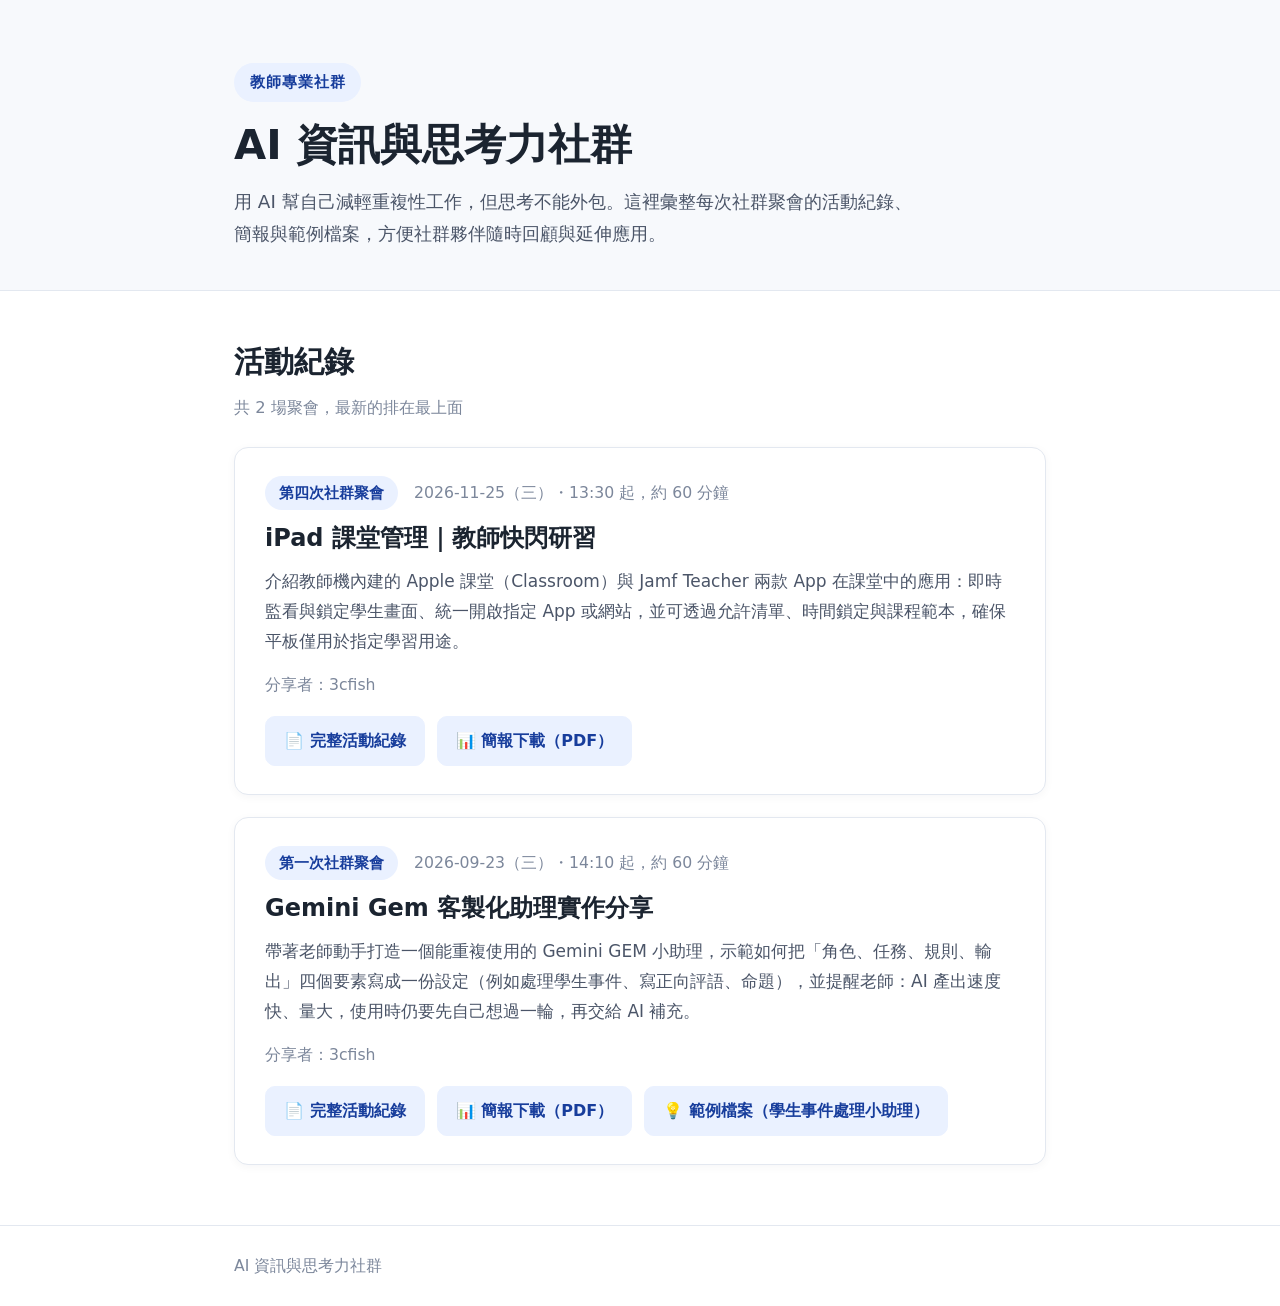
<file: index.html>
<!DOCTYPE html>
<html lang="zh-Hant">
<head>
<meta charset="UTF-8">
<meta name="viewport" content="width=device-width, initial-scale=1.0">
<title>AI 資訊與思考力社群｜教師專業社群活動紀錄</title>
<meta name="description" content="校內教師專業社群「AI 資訊與思考力社群」活動紀錄首頁，彙整每次聚會的紀錄、簡報與範例檔案。">
<link rel="stylesheet" href="css/style.css">
</head>
<body>

  <header class="site-header">
    <div class="wrap">
      <p class="eyebrow">教師專業社群</p>
      <h1>AI 資訊與思考力社群</h1>
      <p class="lede">用 AI 幫自己減輕重複性工作，但思考不能外包。這裡彙整每次社群聚會的活動紀錄、簡報與範例檔案，方便社群夥伴隨時回顧與延伸應用。</p>
    </div>
  </header>

  <main class="wrap">
    <section aria-labelledby="records-heading">
      <div class="section-head">
        <h2 id="records-heading">活動紀錄</h2>
        <p class="section-sub">共 <span id="record-count">0</span> 場聚會，最新的排在最上面</p>
      </div>

      <div id="records-list" class="records-list">
        <!-- 卡片由 js/main.js 依 js/records.js 的資料動態產生 -->
      </div>
    </section>
  </main>

  <footer class="site-footer">
    <div class="wrap">
      <p>AI 資訊與思考力社群</p>
    </div>
  </footer>

  <script src="js/records.js"></script>
  <script src="js/main.js"></script>
</body>
</html>
</file>
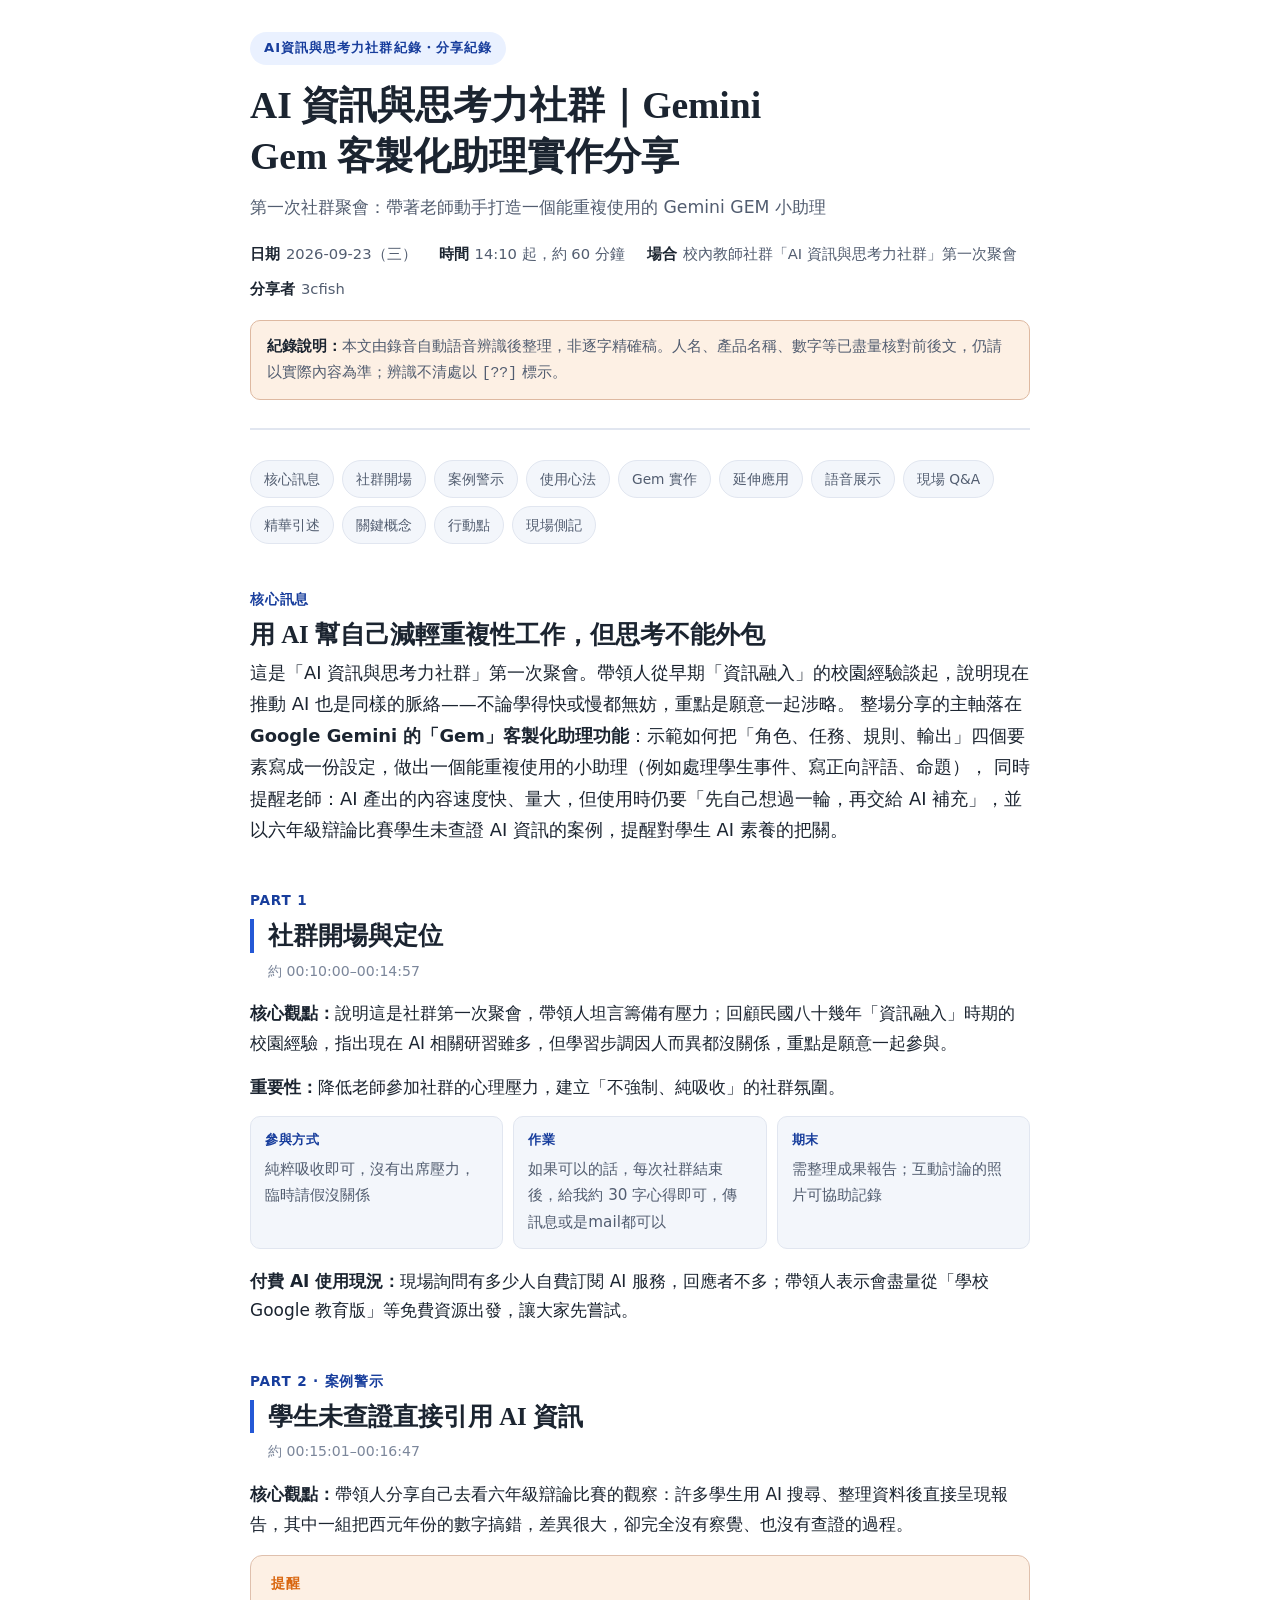
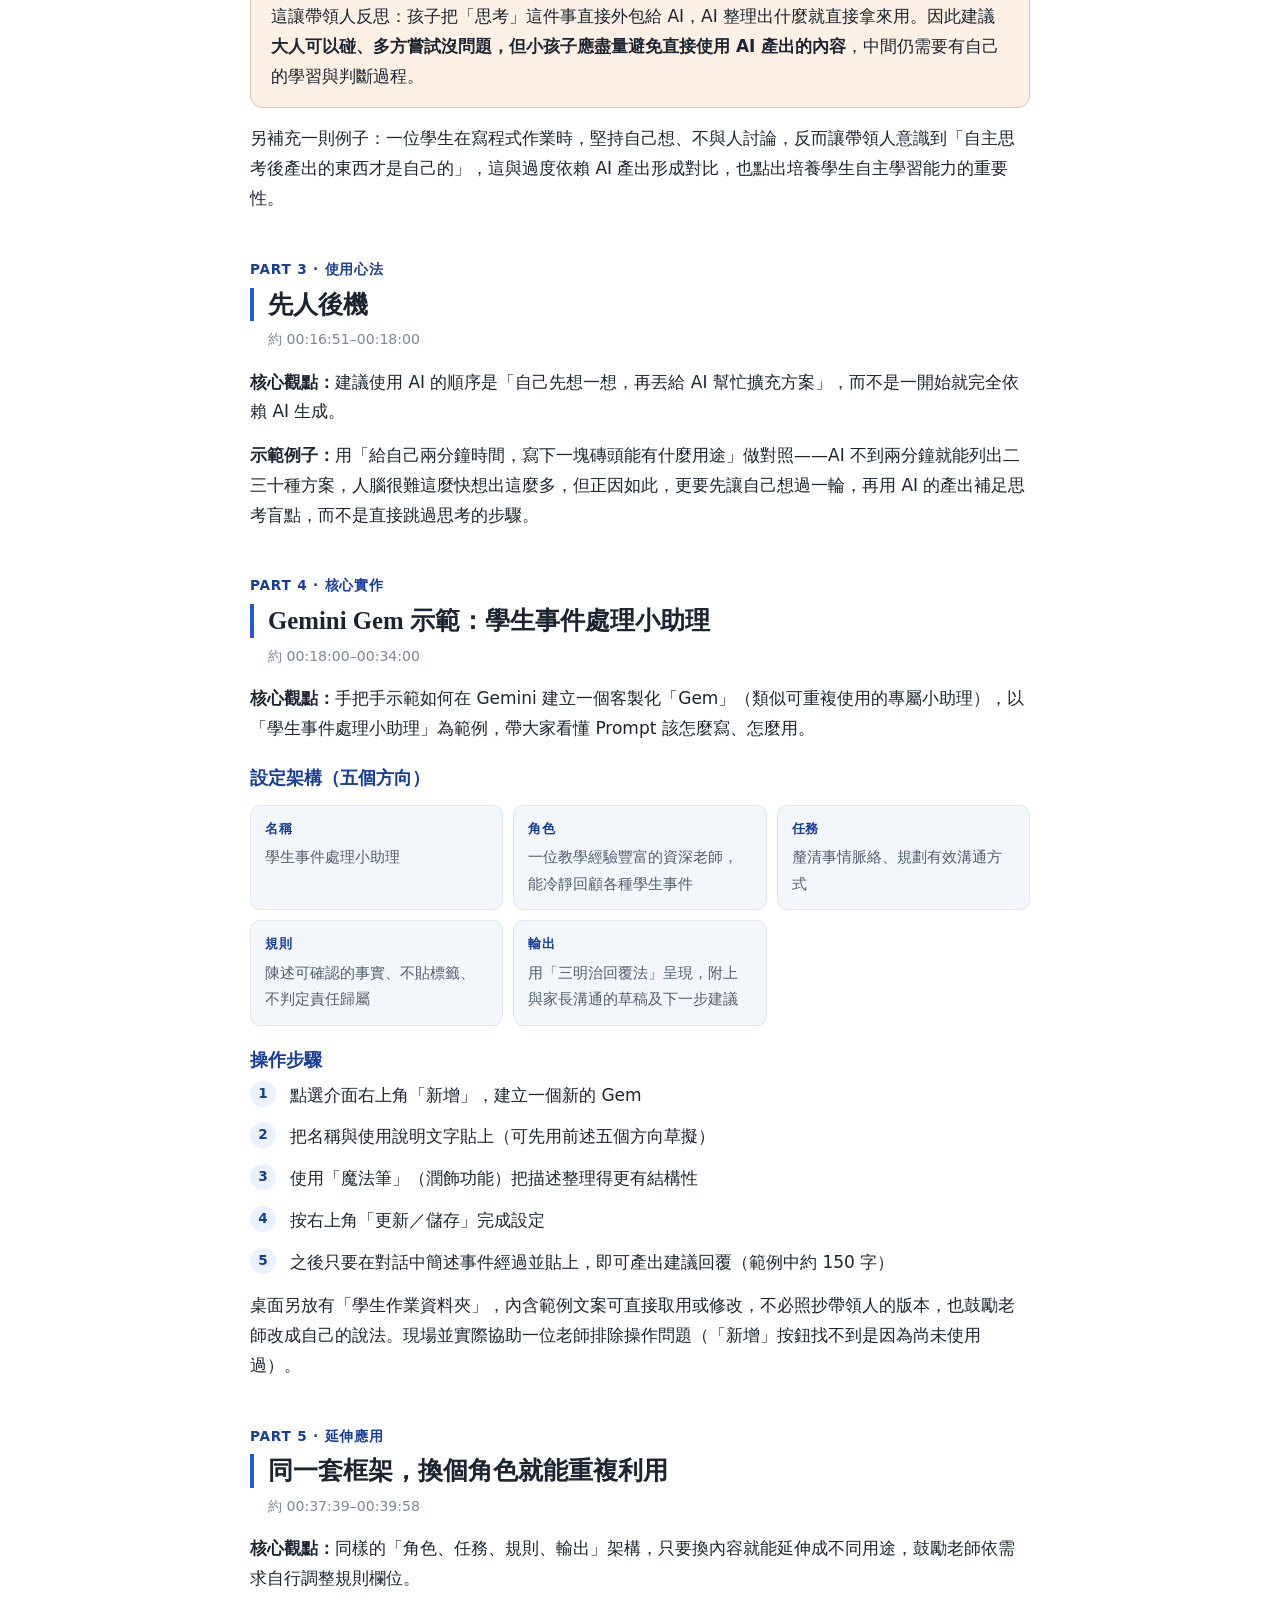
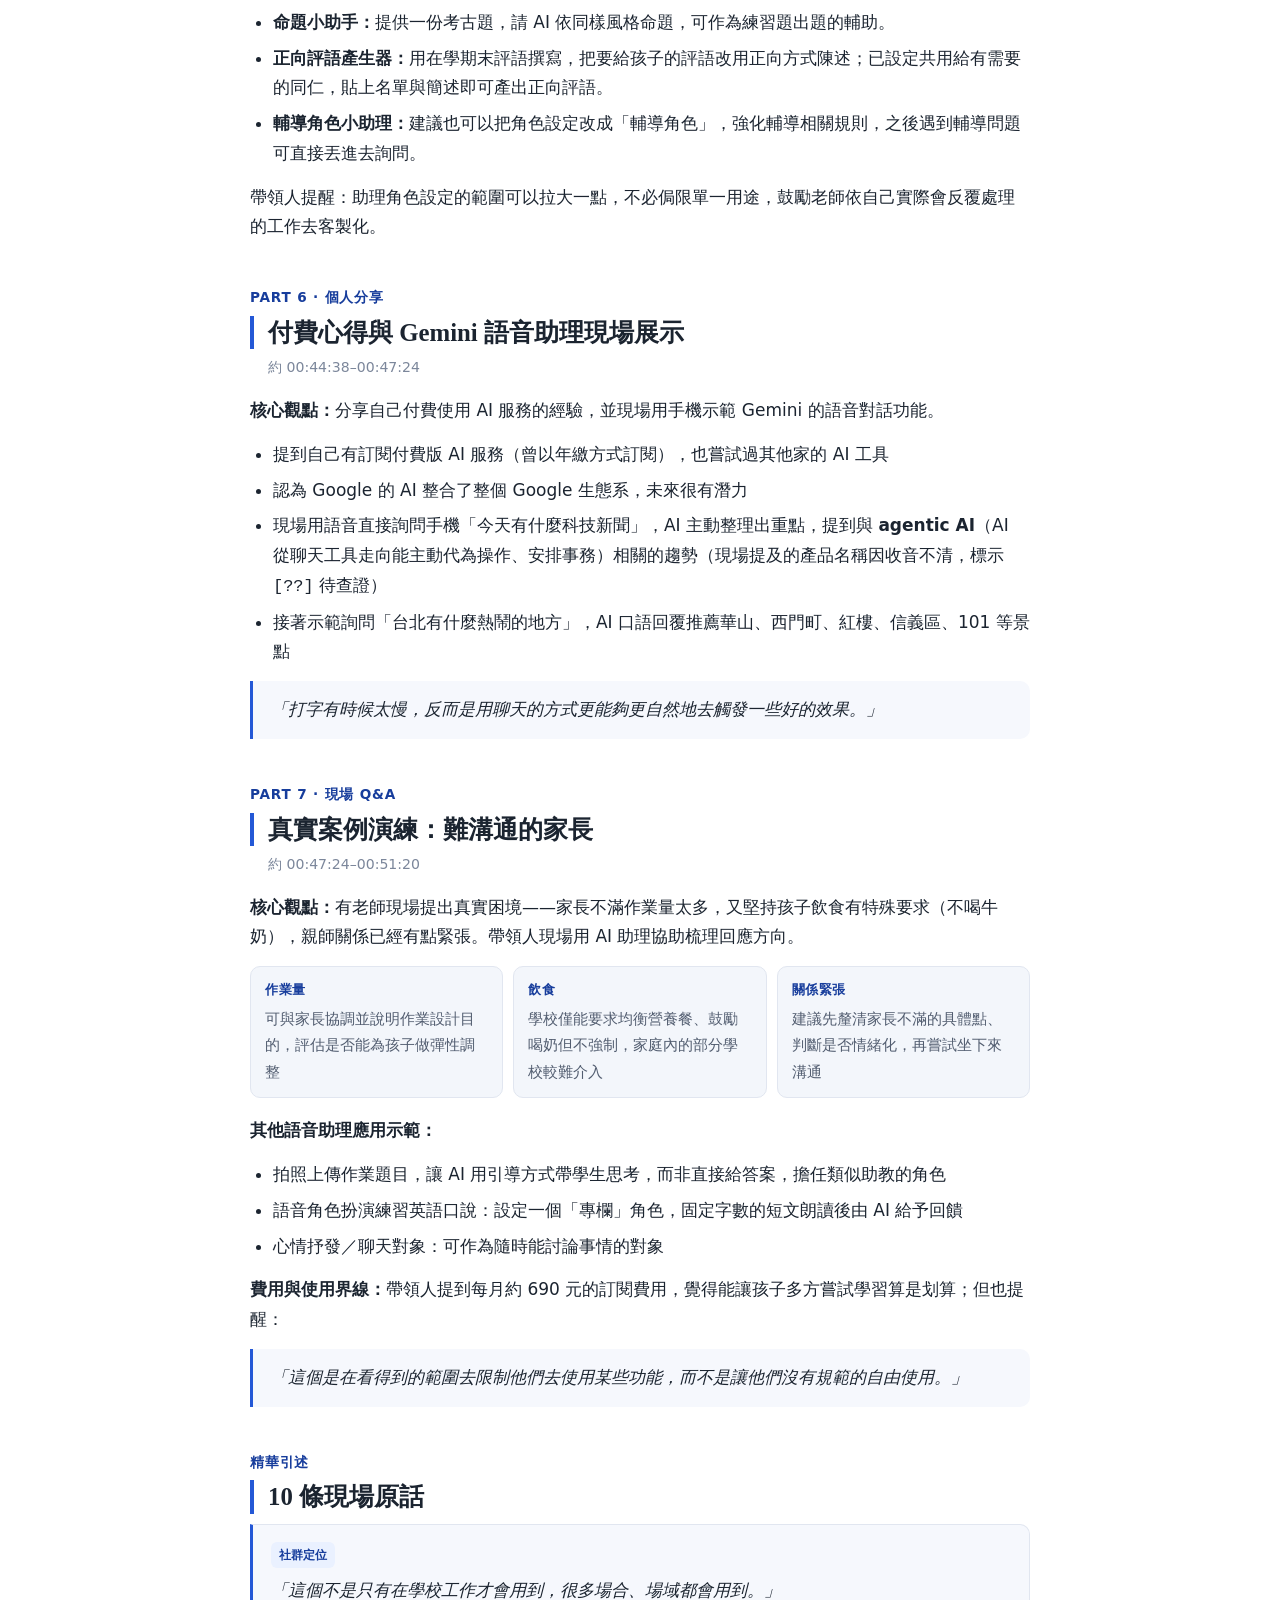
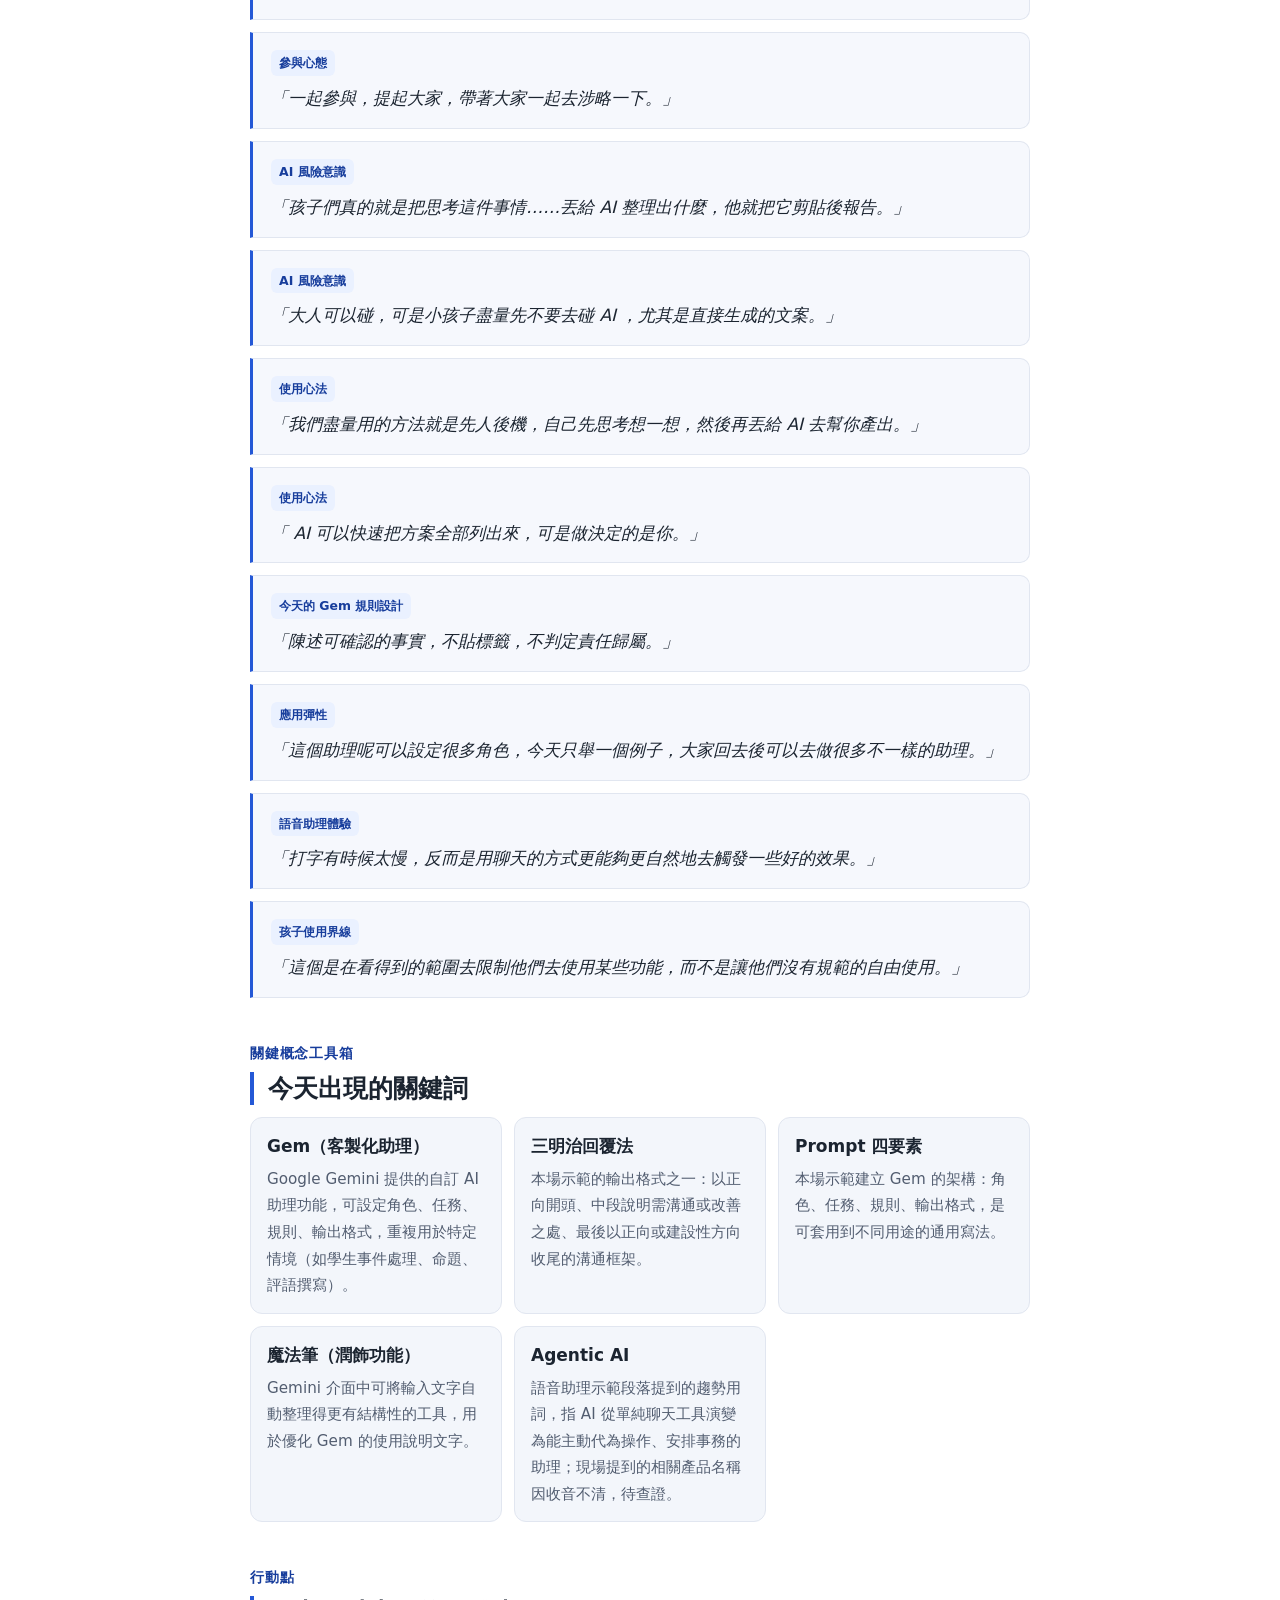
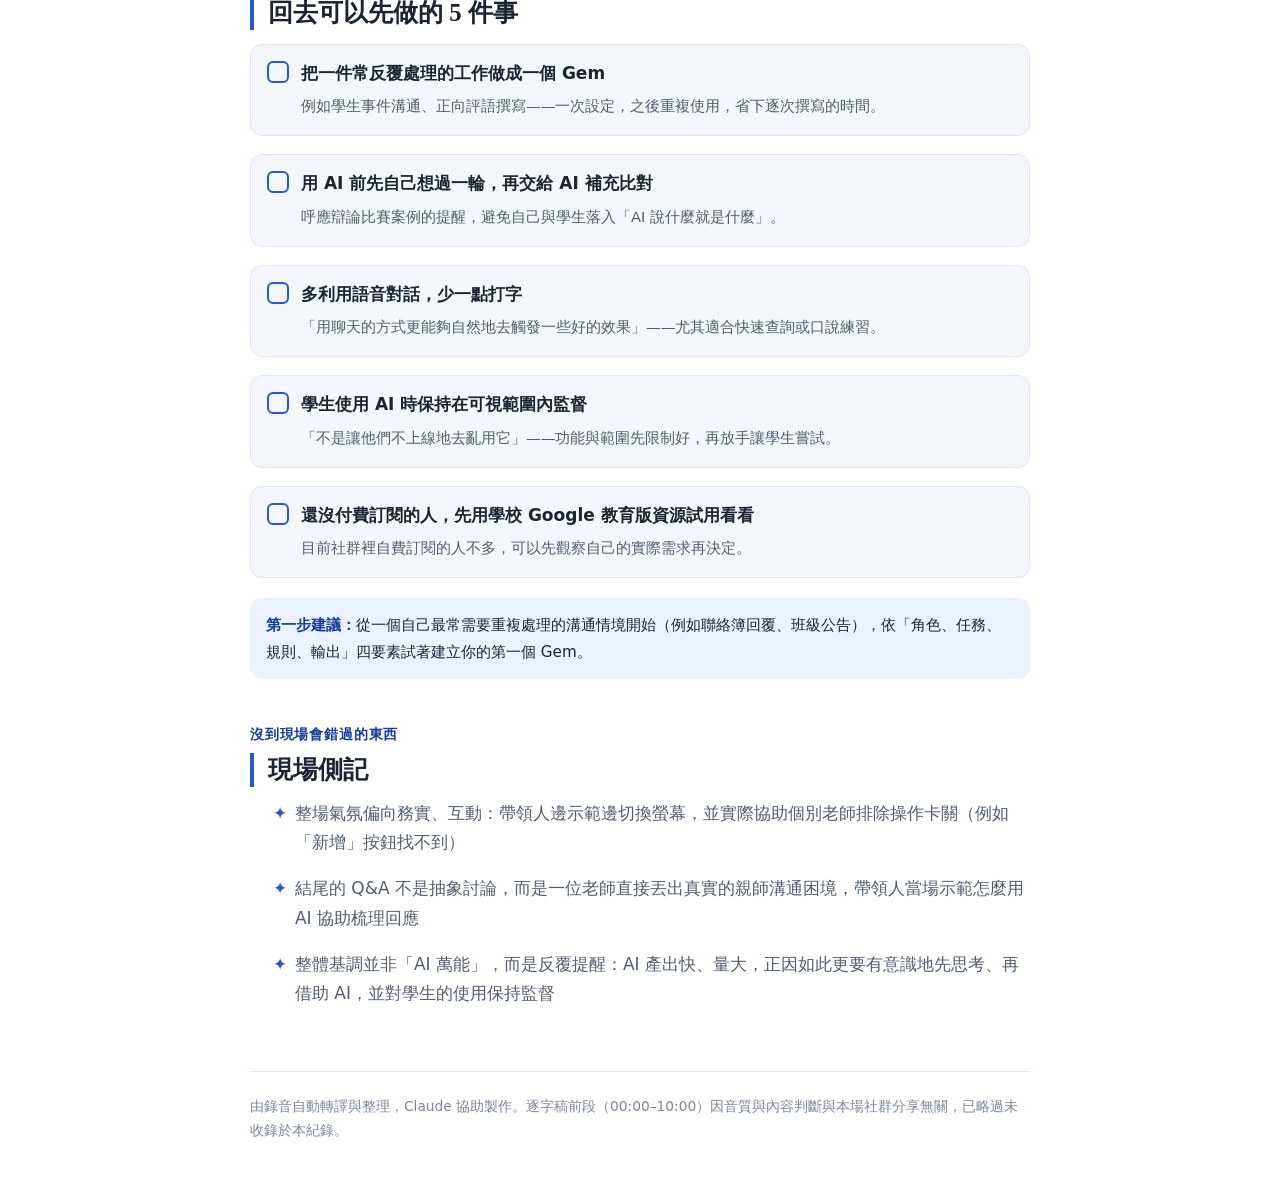
<file: records/2026-09-23-第1次教師社群/20260923-第1次教師社群.html>
<!doctype html><html><head><meta charset=utf8><meta name=viewport content="width=device-width,initial-scale=1,viewport-fit=cover"><style>:root{color-scheme:light;box-sizing:border-box;padding-top:env(safe-area-inset-top,0px);padding-bottom:env(safe-area-inset-bottom,0px)}html{scroll-padding-top:env(safe-area-inset-top,0px)}body{margin:0;padding:0;font:14px -apple-system,BlinkMacSystemFont,sans-serif;background:#faf9f5;color:#141413}img{max-width:100%}[hidden]:not([hidden=until-found i]){display:none!important}</style></head><body>
<title>Gemini Gem 教師社群紀錄</title>
<style>
  :root{
    --bg:#ffffff;
    --surface:#f3f6fb;
    --surface-2:#eef2f9;
    --ink:#1b2430;
    --ink-soft:#525d70;
    --ink-faint:#7c879b;
    --border:#e1e6f0;
    --accent:#2458d6;
    --accent-ink:#173d9c;
    --accent-soft:#eaf1ff;
    --accent2:#d9660f;
    --accent2-soft:#fdf0e4;
    --quote-bg:#f6f8fd;
    --code-bg:#eef1f7;
    color-scheme: light;
  }
  @media (prefers-color-scheme: dark){
    :root:not([data-theme="light"]){
      --bg:#12151c;
      --surface:#1a1f2b;
      --surface-2:#1f2534;
      --ink:#e8ecf5;
      --ink-soft:#aab2c5;
      --ink-faint:#7d869b;
      --border:#2b3242;
      --accent:#6f97ff;
      --accent-ink:#bcd0ff;
      --accent-soft:#1c2740;
      --accent2:#f0925a;
      --accent2-soft:#33241a;
      --quote-bg:#1c2130;
      --code-bg:#1c212e;
      color-scheme: dark;
    }
  }
  :root[data-theme="dark"]{
    --bg:#12151c;
    --surface:#1a1f2b;
    --surface-2:#1f2534;
    --ink:#e8ecf5;
    --ink-soft:#aab2c5;
    --ink-faint:#7d869b;
    --border:#2b3242;
    --accent:#6f97ff;
    --accent-ink:#bcd0ff;
    --accent-soft:#1c2740;
    --accent2:#f0925a;
    --accent2-soft:#33241a;
    --quote-bg:#1c2130;
    --code-bg:#1c212e;
    color-scheme: dark;
  }

  * { box-sizing: border-box; }
  body{
    background: var(--bg);
    color: var(--ink);
    font-family: "Noto Sans TC","PingFang TC","Microsoft JhengHei",system-ui,sans-serif;
    font-size: 17px;
    line-height: 1.75;
    padding-inline: 20px;
    padding-block: 32px 64px;
  }
  h1,h2,h3{
    font-family: "Noto Serif TC","Noto Sans TC",serif;
    color: var(--ink);
    text-wrap: balance;
    line-height: 1.35;
  }
  .wrap{ max-width: 780px; margin: 0 auto; }

  /* header */
  header.hero{
    border-bottom: 2px solid var(--border);
    padding-bottom: 28px;
    margin-bottom: 30px;
  }
  .eyebrow{
    display:inline-flex; align-items:center; gap:8px;
    font-size: .82rem; letter-spacing:.08em; font-weight:700;
    color: var(--accent-ink); background: var(--accent-soft);
    border-radius: 999px; padding: 5px 14px; text-transform: uppercase;
  }
  h1.title{
    font-size: 2.35rem;
    margin: 16px 0 10px;
    font-weight: 700;
  }
  .subtitle{
    color: var(--ink-soft);
    font-size: 1.08rem;
    margin: 0 0 18px;
  }
  .meta-row{
    display:flex; flex-wrap:wrap; gap: 10px 22px;
    font-size: .92rem; color: var(--ink-soft);
  }
  .meta-row div{ display:flex; gap:6px; align-items:baseline; }
  .meta-row b{ color: var(--ink); font-weight:600; }

  .disclaimer{
    margin-top:18px;
    background: var(--accent2-soft);
    border: 1px solid color-mix(in srgb, var(--accent2) 35%, var(--border));
    border-radius: 10px;
    padding: 12px 16px;
    font-size: .92rem;
    color: var(--ink-soft);
  }
  .disclaimer b{ color: var(--ink); }

  /* nav */
  nav.toc{
    display:flex; flex-wrap:wrap; gap:8px;
    margin: 26px 0 8px;
  }
  nav.toc a{
    font-size:.86rem; text-decoration:none; color: var(--ink-soft);
    background: var(--surface); border:1px solid var(--border);
    border-radius: 999px; padding: 6px 13px;
  }
  nav.toc a:hover{ color: var(--accent-ink); border-color: var(--accent); }

  /* sections */
  section{ margin-top: 44px; scroll-margin-top: 20px; }
  .kicker{
    font-size: .85rem; font-weight:700; letter-spacing:.06em;
    color: var(--accent-ink); text-transform: uppercase; margin-bottom:6px;
  }
  h2{
    font-size: 1.55rem;
    margin: 0 0 6px;
    padding-left: 14px;
    border-left: 4px solid var(--accent);
  }
  .section-time{ color: var(--ink-faint); font-size:.88rem; margin: 0 0 16px 18px; }
  h3{ font-size: 1.15rem; margin: 22px 0 8px; color: var(--accent-ink); }
  p{ margin: 0 0 14px; }
  .lede{ font-size: 1.12rem; color: var(--ink); }

  .callout{
    background: var(--surface);
    border: 1px solid var(--border);
    border-radius: 12px;
    padding: 16px 20px;
    margin: 16px 0;
  }
  .callout.warn{ background: var(--accent2-soft); border-color: color-mix(in srgb, var(--accent2) 30%, var(--border)); }
  .callout .label{ font-weight:700; font-size:.85rem; text-transform:uppercase; letter-spacing:.05em; color: var(--accent2); margin-bottom:6px; }
  .callout.warn .label{ color: var(--accent2); }

  ul, ol{ padding-left: 1.35em; margin: 0 0 14px; }
  li{ margin-bottom: 6px; }

  .steps{ counter-reset: step; list-style:none; padding-left:0; }
  .steps li{
    counter-increment: step;
    position: relative;
    padding-left: 40px;
    margin-bottom: 12px;
  }
  .steps li::before{
    content: counter(step);
    position:absolute; left:0; top:0;
    width: 26px; height:26px; border-radius:50%;
    background: var(--accent-soft); color: var(--accent-ink);
    font-weight:700; font-size:.85rem;
    display:flex; align-items:center; justify-content:center;
  }

  .framework{
    display:grid; grid-template-columns: repeat(auto-fill, minmax(200px,1fr));
    gap: 10px; margin: 14px 0 18px;
  }
  .framework .card{
    background: var(--surface); border:1px solid var(--border);
    border-radius: 10px; padding: 12px 14px;
  }
  .framework .card .k{ font-size:.8rem; font-weight:700; color: var(--accent-ink); text-transform:uppercase; letter-spacing:.04em; margin-bottom:4px;}
  .framework .card .v{ font-size:.95rem; color: var(--ink-soft); }

  /* quotes */
  blockquote{
    margin: 14px 0; padding: 14px 18px;
    background: var(--quote-bg); border-left: 3px solid var(--accent);
    border-radius: 0 10px 10px 0;
    font-style: italic; color: var(--ink);
  }
  .quote-grid{ display:flex; flex-direction:column; gap:12px; margin-top:10px;}
  .quote-item{
    background: var(--quote-bg); border:1px solid var(--border);
    border-left: 3px solid var(--accent);
    border-radius: 0 10px 10px 0;
    padding: 14px 18px;
  }
  .quote-item .tag{
    display:inline-block; font-size:.78rem; font-weight:700;
    color: var(--accent-ink); background: var(--accent-soft);
    border-radius:6px; padding:2px 8px; margin-bottom:8px;
  }
  .quote-item p{ margin:0; font-style: italic; }

  /* concepts */
  .concepts{ display:grid; grid-template-columns: repeat(auto-fill, minmax(240px,1fr)); gap:12px; margin-top: 12px;}
  .concept{ background: var(--surface); border:1px solid var(--border); border-radius:12px; padding:14px 16px; }
  .concept dt{ font-weight:700; color: var(--ink); margin-bottom:4px; }
  .concept dd{ margin:0; color: var(--ink-soft); font-size:.95rem; }

  /* actions */
  .action-list{ list-style:none; padding:0; display:flex; flex-direction:column; gap:12px; margin-top:14px;}
  .action-item{
    display:flex; gap:12px; align-items:flex-start;
    background: var(--surface); border:1px solid var(--border);
    border-radius: 12px; padding: 14px 16px;
  }
  .action-item .box{
    flex: none; width:22px; height:22px; margin-top:2px;
    border:2px solid var(--accent); border-radius:6px;
  }
  .action-item .txt b{ display:block; margin-bottom:3px; }
  .action-item .txt span{ color: var(--ink-soft); font-size:.92rem; }
  .first-step{
    margin-top:14px; padding:14px 16px;
    background: var(--accent-soft); border-radius:12px;
    font-size:.95rem;
  }
  .first-step b{ color: var(--accent-ink); }

  /* room texture */
  .room{
    display:flex; flex-direction:column; gap:10px; margin-top:12px;
  }
  .room li{ list-style:none; padding-left:22px; position:relative; color: var(--ink-soft); }
  .room li::before{ content:"✦"; position:absolute; left:0; color: var(--accent); }

  footer{
    margin-top: 56px; padding-top: 22px; border-top:1px solid var(--border);
    color: var(--ink-faint); font-size:.86rem;
  }

  @media (max-width: 480px){
    body{ font-size:16.5px; padding-inline:16px; }
    h1.title{ font-size: 1.9rem; }
    h2{ font-size: 1.3rem; }
  }
</style>

<div class="wrap">

  <header class="hero">
    <span class="eyebrow">AI資訊與思考力社群紀錄・分享紀錄</span>
    <h1 class="title">AI 資訊與思考力社群｜Gemini Gem 客製化助理實作分享</h1>
    <p class="subtitle">第一次社群聚會：帶著老師動手打造一個能重複使用的 Gemini GEM 小助理</p>
    <div class="meta-row">
      <div><b>日期</b>2026-09-23（三）</div>
      <div><b>時間</b>14:10 起，約 60 分鐘</div>
      <div><b>場合</b>校內教師社群「AI 資訊與思考力社群」第一次聚會</div>
      <div><b>分享者</b>3cfish</div>
    </div>
    <div class="disclaimer">
      <b>紀錄說明：</b>本文由錄音自動語音辨識後整理，非逐字精確稿。人名、產品名稱、數字等已盡量核對前後文，仍請以實際內容為準；辨識不清處以 <code>[??]</code> 標示。
    </div>
  </header>

  <nav class="toc">
    <a href="#core">核心訊息</a>
    <a href="#p1">社群開場</a>
    <a href="#p3">案例警示</a>
    <a href="#p4">使用心法</a>
    <a href="#p5">Gem 實作</a>
    <a href="#p6">延伸應用</a>
    <a href="#p7">語音展示</a>
    <a href="#p8">現場 Q&A</a>
    <a href="#quotes">精華引述</a>
    <a href="#concepts">關鍵概念</a>
    <a href="#actions">行動點</a>
    <a href="#room">現場側記</a>
  </nav>

  <section id="core">
    <div class="kicker">核心訊息</div>
    <h2 style="border:none;padding-left:0;">用 AI 幫自己減輕重複性工作，但思考不能外包</h2>
    <p class="lede">
      這是「AI 資訊與思考力社群」第一次聚會。帶領人從早期「資訊融入」的校園經驗談起，說明現在推動 AI 也是同樣的脈絡——不論學得快或慢都無妨，重點是願意一起涉略。
      整場分享的主軸落在 <b>Google Gemini 的「Gem」客製化助理功能</b>：示範如何把「角色、任務、規則、輸出」四個要素寫成一份設定，做出一個能重複使用的小助理（例如處理學生事件、寫正向評語、命題），
      同時提醒老師：AI 產出的內容速度快、量大，但使用時仍要「先自己想過一輪，再交給 AI 補充」，並以六年級辯論比賽學生未查證 AI 資訊的案例，提醒對學生 AI 素養的把關。
    </p>
  </section>

  <section id="p1">
    <div class="kicker">Part 1</div>
    <h2>社群開場與定位</h2>
    <div class="section-time">約 00:10:00–00:14:57</div>
    <p><b>核心觀點：</b>說明這是社群第一次聚會，帶領人坦言籌備有壓力；回顧民國八十幾年「資訊融入」時期的校園經驗，指出現在 AI 相關研習雖多，但學習步調因人而異都沒關係，重點是願意一起參與。</p>
    <p><b>重要性：</b>降低老師參加社群的心理壓力，建立「不強制、純吸收」的社群氛圍。</p>
    <div class="framework">
      <div class="card"><div class="k">參與方式</div><div class="v">純粹吸收即可，沒有出席壓力，臨時請假沒關係</div></div>
      <div class="card"><div class="k">作業</div><div class="v">如果可以的話，每次社群結束後，給我約 30 字心得即可，傳訊息或是mail都可以</div></div>
      <div class="card"><div class="k">期末</div><div class="v">需整理成果報告；互動討論的照片可協助記錄</div></div>
    </div>
    <p><b>付費 AI 使用現況：</b>現場詢問有多少人自費訂閱 AI 服務，回應者不多；帶領人表示會盡量從「學校 Google 教育版」等免費資源出發，讓大家先嘗試。</p>
  </section>

  <section id="p3">
    <div class="kicker">Part 2 · 案例警示</div>
    <h2>學生未查證直接引用 AI 資訊</h2>
    <div class="section-time">約 00:15:01–00:16:47</div>
    <p><b>核心觀點：</b>帶領人分享自己去看六年級辯論比賽的觀察：許多學生用 AI 搜尋、整理資料後直接呈現報告，其中一組把西元年份的數字搞錯，差異很大，卻完全沒有察覺、也沒有查證的過程。</p>
    <div class="callout warn">
      <div class="label">提醒</div>
      這讓帶領人反思：孩子把「思考」這件事直接外包給 AI，AI 整理出什麼就直接拿來用。因此建議 <b>大人可以碰、多方嘗試沒問題，但小孩子應盡量避免直接使用 AI 產出的內容</b>，中間仍需要有自己的學習與判斷過程。
    </div>
    <p>另補充一則例子：一位學生在寫程式作業時，堅持自己想、不與人討論，反而讓帶領人意識到「自主思考後產出的東西才是自己的」，這與過度依賴 AI 產出形成對比，也點出培養學生自主學習能力的重要性。</p>
  </section>

  <section id="p4">
    <div class="kicker">Part 3 · 使用心法</div>
    <h2>先人後機</h2>
    <div class="section-time">約 00:16:51–00:18:00</div>
    <p><b>核心觀點：</b>建議使用 AI 的順序是「自己先想一想，再丟給 AI 幫忙擴充方案」，而不是一開始就完全依賴 AI 生成。</p>
    <p><b>示範例子：</b>用「給自己兩分鐘時間，寫下一塊磚頭能有什麼用途」做對照——AI 不到兩分鐘就能列出二三十種方案，人腦很難這麼快想出這麼多，但正因如此，更要先讓自己想過一輪，再用 AI 的產出補足思考盲點，而不是直接跳過思考的步驟。</p>
  </section>

  <section id="p5">
    <div class="kicker">Part 4 · 核心實作</div>
    <h2>Gemini Gem 示範：學生事件處理小助理</h2>
    <div class="section-time">約 00:18:00–00:34:00</div>
    <p><b>核心觀點：</b>手把手示範如何在 Gemini 建立一個客製化「Gem」（類似可重複使用的專屬小助理），以「學生事件處理小助理」為範例，帶大家看懂 Prompt 該怎麼寫、怎麼用。</p>

    <h3>設定架構（五個方向）</h3>
    <div class="framework">
      <div class="card"><div class="k">名稱</div><div class="v">學生事件處理小助理</div></div>
      <div class="card"><div class="k">角色</div><div class="v">一位教學經驗豐富的資深老師，能冷靜回顧各種學生事件</div></div>
      <div class="card"><div class="k">任務</div><div class="v">釐清事情脈絡、規劃有效溝通方式</div></div>
      <div class="card"><div class="k">規則</div><div class="v">陳述可確認的事實、不貼標籤、不判定責任歸屬</div></div>
      <div class="card"><div class="k">輸出</div><div class="v">用「三明治回覆法」呈現，附上與家長溝通的草稿及下一步建議</div></div>
    </div>

    <h3>操作步驟</h3>
    <ol class="steps">
      <li>點選介面右上角「新增」，建立一個新的 Gem</li>
      <li>把名稱與使用說明文字貼上（可先用前述五個方向草擬）</li>
      <li>使用「魔法筆」（潤飾功能）把描述整理得更有結構性</li>
      <li>按右上角「更新／儲存」完成設定</li>
      <li>之後只要在對話中簡述事件經過並貼上，即可產出建議回覆（範例中約 150 字）</li>
    </ol>
    <p>桌面另放有「學生作業資料夾」，內含範例文案可直接取用或修改，不必照抄帶領人的版本，也鼓勵老師改成自己的說法。現場並實際協助一位老師排除操作問題（「新增」按鈕找不到是因為尚未使用過）。</p>
  </section>

  <section id="p6">
    <div class="kicker">Part 5 · 延伸應用</div>
    <h2>同一套框架，換個角色就能重複利用</h2>
    <div class="section-time">約 00:37:39–00:39:58</div>
    <p><b>核心觀點：</b>同樣的「角色、任務、規則、輸出」架構，只要換內容就能延伸成不同用途，鼓勵老師依需求自行調整規則欄位。</p>
    <ul>
      <li><b>命題小助手：</b>提供一份考古題，請 AI 依同樣風格命題，可作為練習題出題的輔助。</li>
      <li><b>正向評語產生器：</b>用在學期末評語撰寫，把要給孩子的評語改用正向方式陳述；已設定共用給有需要的同仁，貼上名單與簡述即可產出正向評語。</li>
      <li><b>輔導角色小助理：</b>建議也可以把角色設定改成「輔導角色」，強化輔導相關規則，之後遇到輔導問題可直接丟進去詢問。</li>
    </ul>
    <p>帶領人提醒：助理角色設定的範圍可以拉大一點，不必侷限單一用途，鼓勵老師依自己實際會反覆處理的工作去客製化。</p>
  </section>

  <section id="p7">
    <div class="kicker">Part 6 · 個人分享</div>
    <h2>付費心得與 Gemini 語音助理現場展示</h2>
    <div class="section-time">約 00:44:38–00:47:24</div>
    <p><b>核心觀點：</b>分享自己付費使用 AI 服務的經驗，並現場用手機示範 Gemini 的語音對話功能。</p>
    <ul>
      <li>提到自己有訂閱付費版 AI 服務（曾以年繳方式訂閱），也嘗試過其他家的 AI 工具</li>
      <li>認為 Google 的 AI 整合了整個 Google 生態系，未來很有潛力</li>
      <li>現場用語音直接詢問手機「今天有什麼科技新聞」，AI 主動整理出重點，提到與 <b>agentic AI</b>（AI 從聊天工具走向能主動代為操作、安排事務）相關的趨勢（現場提及的產品名稱因收音不清，標示 <code>[??]</code> 待查證）</li>
      <li>接著示範詢問「台北有什麼熱鬧的地方」，AI 口語回覆推薦華山、西門町、紅樓、信義區、101 等景點</li>
    </ul>
    <blockquote>「打字有時候太慢，反而是用聊天的方式更能夠更自然地去觸發一些好的效果。」</blockquote>
  </section>

  <section id="p8">
    <div class="kicker">Part 7 · 現場 Q&A</div>
    <h2>真實案例演練：難溝通的家長</h2>
    <div class="section-time">約 00:47:24–00:51:20</div>
    <p><b>核心觀點：</b>有老師現場提出真實困境——家長不滿作業量太多，又堅持孩子飲食有特殊要求（不喝牛奶），親師關係已經有點緊張。帶領人現場用 AI 助理協助梳理回應方向。</p>
    <div class="framework">
      <div class="card"><div class="k">作業量</div><div class="v">可與家長協調並說明作業設計目的，評估是否能為孩子做彈性調整</div></div>
      <div class="card"><div class="k">飲食</div><div class="v">學校僅能要求均衡營養餐、鼓勵喝奶但不強制，家庭內的部分學校較難介入</div></div>
      <div class="card"><div class="k">關係緊張</div><div class="v">建議先釐清家長不滿的具體點、判斷是否情緒化，再嘗試坐下來溝通</div></div>
    </div>
    <p><b>其他語音助理應用示範：</b></p>
    <ul>
      <li>拍照上傳作業題目，讓 AI 用引導方式帶學生思考，而非直接給答案，擔任類似助教的角色</li>
      <li>語音角色扮演練習英語口說：設定一個「專欄」角色，固定字數的短文朗讀後由 AI 給予回饋</li>
      <li>心情抒發／聊天對象：可作為隨時能討論事情的對象</li>
    </ul>
    <p><b>費用與使用界線：</b>帶領人提到每月約 690 元的訂閱費用，覺得能讓孩子多方嘗試學習算是划算；但也提醒：</p>
    <blockquote>「這個是在看得到的範圍去限制他們去使用某些功能，而不是讓他們沒有規範的自由使用。」</blockquote>
  </section>

  <section id="quotes">
    <div class="kicker">精華引述</div>
    <h2>10 條現場原話</h2>
    <div class="quote-grid">
      <div class="quote-item"><span class="tag">社群定位</span><p>「這個不是只有在學校工作才會用到，很多場合、場域都會用到。」</p></div>
      <div class="quote-item"><span class="tag">參與心態</span><p>「一起參與，提起大家，帶著大家一起去涉略一下。」</p></div>
      <div class="quote-item"><span class="tag">AI 風險意識</span><p>「孩子們真的就是把思考這件事情……丟給 AI 整理出什麼，他就把它剪貼後報告。」</p></div>
      <div class="quote-item"><span class="tag">AI 風險意識</span><p>「大人可以碰，可是小孩子盡量先不要去碰 AI ，尤其是直接生成的文案。」</p></div>
      <div class="quote-item"><span class="tag">使用心法</span><p>「我們盡量用的方法就是先人後機，自己先思考想一想，然後再丟給 AI 去幫你產出。」</p></div>
      <div class="quote-item"><span class="tag">使用心法</span><p>「 AI 可以快速把方案全部列出來，可是做決定的是你。」</p></div>
      <div class="quote-item"><span class="tag">今天的 Gem 規則設計</span><p>「陳述可確認的事實，不貼標籤，不判定責任歸屬。」</p></div>
      <div class="quote-item"><span class="tag">應用彈性</span><p>「這個助理呢可以設定很多角色，今天只舉一個例子，大家回去後可以去做很多不一樣的助理。」</p></div>
      <div class="quote-item"><span class="tag">語音助理體驗</span><p>「打字有時候太慢，反而是用聊天的方式更能夠更自然地去觸發一些好的效果。」</p></div>
      <div class="quote-item"><span class="tag">孩子使用界線</span><p>「這個是在看得到的範圍去限制他們去使用某些功能，而不是讓他們沒有規範的自由使用。」</p></div>
    </div>
  </section>

  <section id="concepts">
    <div class="kicker">關鍵概念工具箱</div>
    <h2>今天出現的關鍵詞</h2>
    <dl class="concepts">
      <div class="concept"><dt>Gem（客製化助理）</dt><dd>Google Gemini 提供的自訂 AI 助理功能，可設定角色、任務、規則、輸出格式，重複用於特定情境（如學生事件處理、命題、評語撰寫）。</dd></div>
      <div class="concept"><dt>三明治回覆法</dt><dd>本場示範的輸出格式之一：以正向開頭、中段說明需溝通或改善之處、最後以正向或建設性方向收尾的溝通框架。</dd></div>
      <div class="concept"><dt>Prompt 四要素</dt><dd>本場示範建立 Gem 的架構：角色、任務、規則、輸出格式，是可套用到不同用途的通用寫法。</dd></div>
      <div class="concept"><dt>魔法筆（潤飾功能）</dt><dd>Gemini 介面中可將輸入文字自動整理得更有結構性的工具，用於優化 Gem 的使用說明文字。</dd></div>
      <div class="concept"><dt>Agentic AI</dt><dd>語音助理示範段落提到的趨勢用詞，指 AI 從單純聊天工具演變為能主動代為操作、安排事務的助理；現場提到的相關產品名稱因收音不清，待查證。</dd></div>
    </dl>
  </section>

  <section id="actions">
    <div class="kicker">行動點</div>
    <h2>回去可以先做的 5 件事</h2>
    <ul class="action-list">
      <li class="action-item"><div class="box"></div><div class="txt"><b>把一件常反覆處理的工作做成一個 Gem</b><span>例如學生事件溝通、正向評語撰寫——一次設定，之後重複使用，省下逐次撰寫的時間。</span></div></li>
      <li class="action-item"><div class="box"></div><div class="txt"><b>用 AI 前先自己想過一輪，再交給 AI 補充比對</b><span>呼應辯論比賽案例的提醒，避免自己與學生落入「AI 說什麼就是什麼」。</span></div></li>
      <li class="action-item"><div class="box"></div><div class="txt"><b>多利用語音對話，少一點打字</b><span>「用聊天的方式更能夠自然地去觸發一些好的效果」——尤其適合快速查詢或口說練習。</span></div></li>
      <li class="action-item"><div class="box"></div><div class="txt"><b>學生使用 AI 時保持在可視範圍內監督</b><span>「不是讓他們不上線地去亂用它」——功能與範圍先限制好，再放手讓學生嘗試。</span></div></li>
      <li class="action-item"><div class="box"></div><div class="txt"><b>還沒付費訂閱的人，先用學校 Google 教育版資源試用看看</b><span>目前社群裡自費訂閱的人不多，可以先觀察自己的實際需求再決定。</span></div></li>
    </ul>
    <div class="first-step">
      <b>第一步建議：</b>從一個自己最常需要重複處理的溝通情境開始（例如聯絡簿回覆、班級公告），依「角色、任務、規則、輸出」四要素試著建立你的第一個 Gem。
    </div>
  </section>

  <section id="room">
    <div class="kicker">沒到現場會錯過的東西</div>
    <h2>現場側記</h2>
    <ul class="room">
      <li>整場氣氛偏向務實、互動：帶領人邊示範邊切換螢幕，並實際協助個別老師排除操作卡關（例如「新增」按鈕找不到）</li>
      <li>結尾的 Q&A 不是抽象討論，而是一位老師直接丟出真實的親師溝通困境，帶領人當場示範怎麼用 AI 協助梳理回應</li>
      <li>整體基調並非「AI 萬能」，而是反覆提醒：AI 產出快、量大，正因如此更要有意識地先思考、再借助 AI，並對學生的使用保持監督</li>
    </ul>
  </section>

  <footer>
    由錄音自動轉譯與整理，Claude 協助製作。逐字稿前段（00:00–10:00）因音質與內容判斷與本場社群分享無關，已略過未收錄於本紀錄。
  </footer>

</div>

</body></html>
</file>
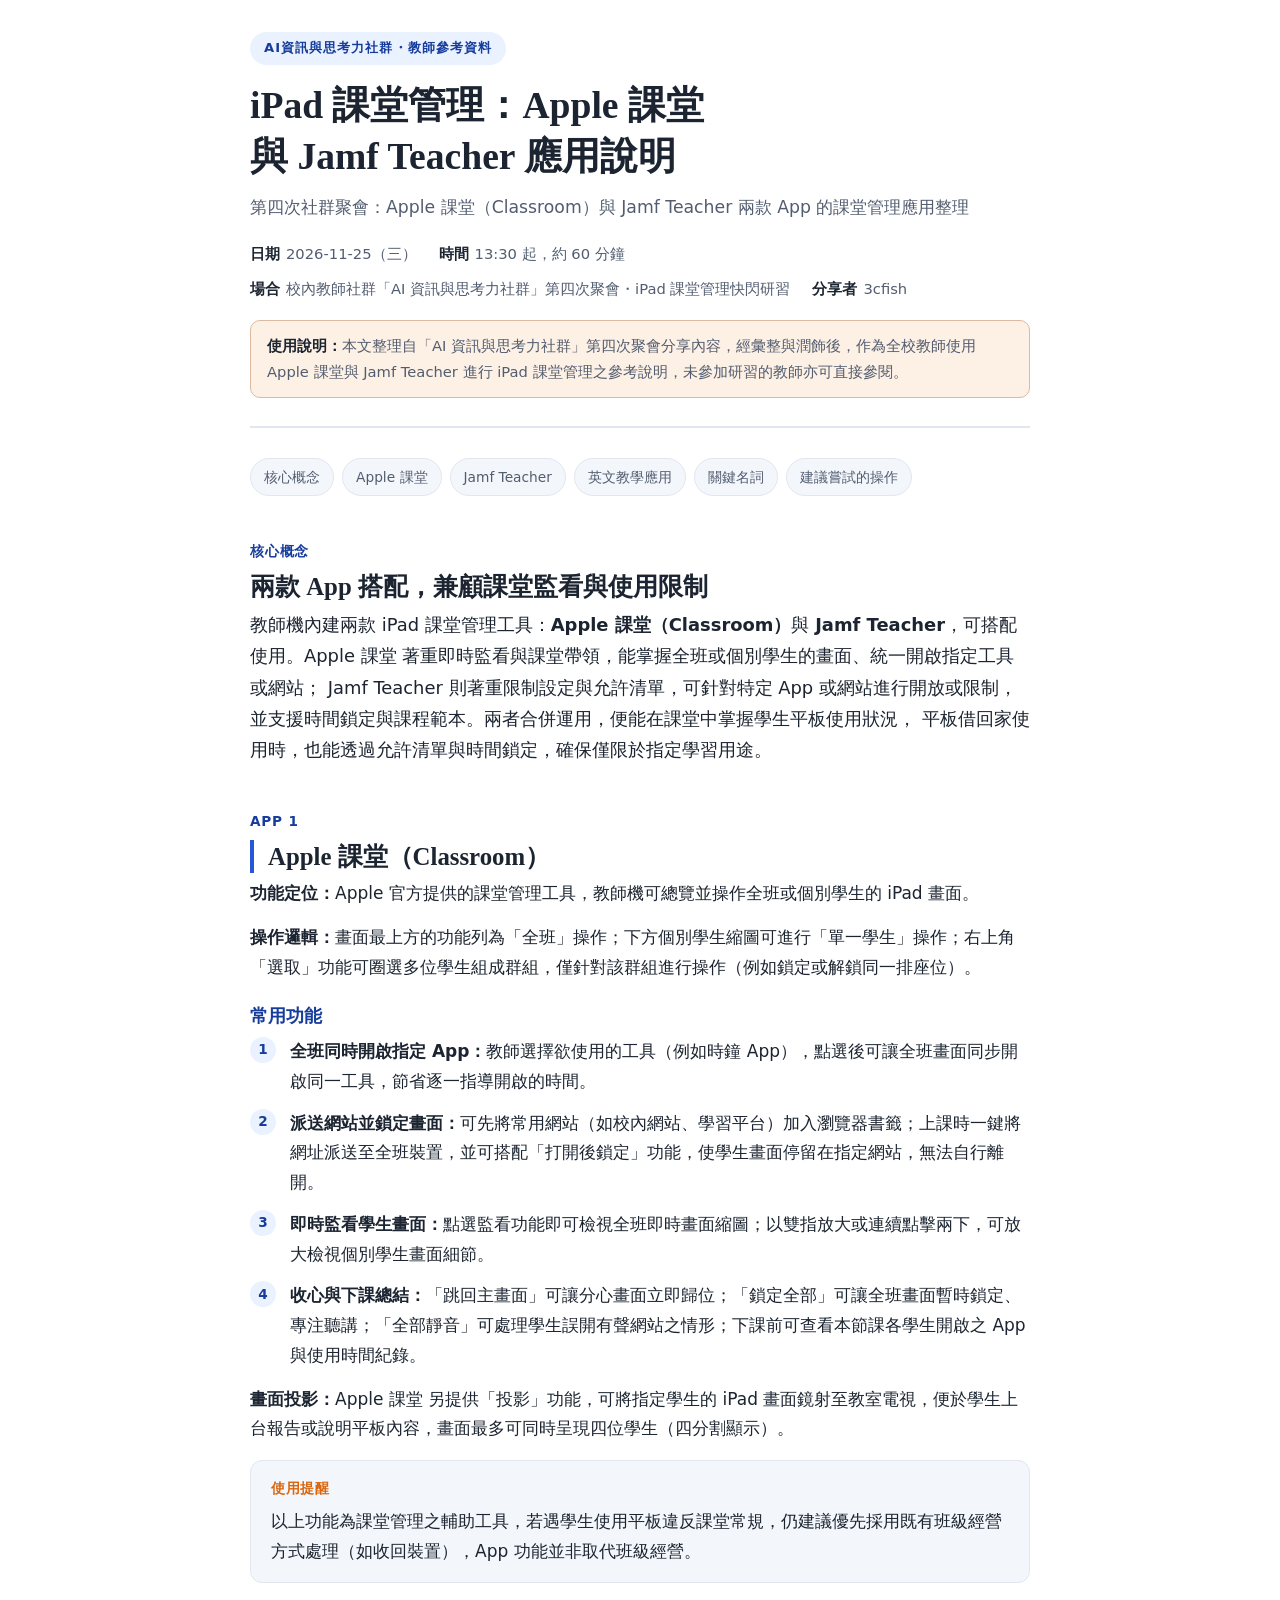
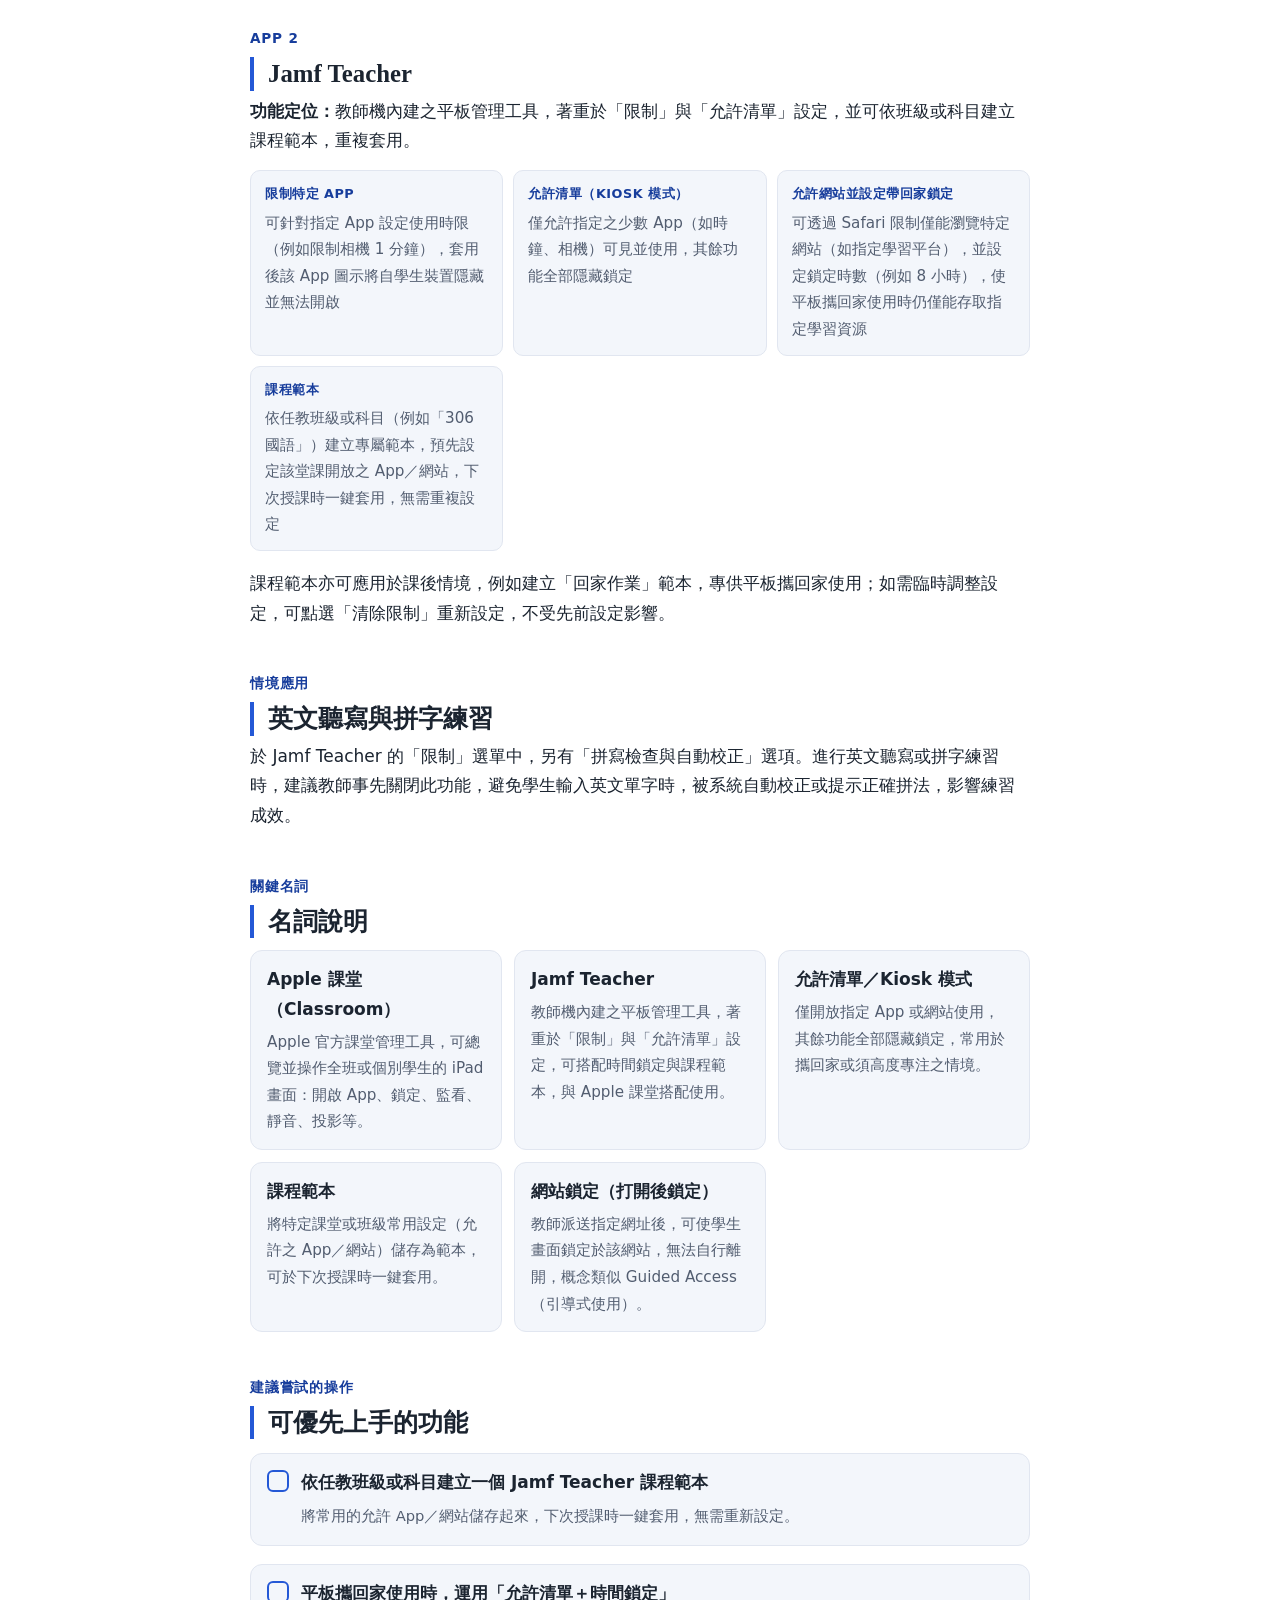
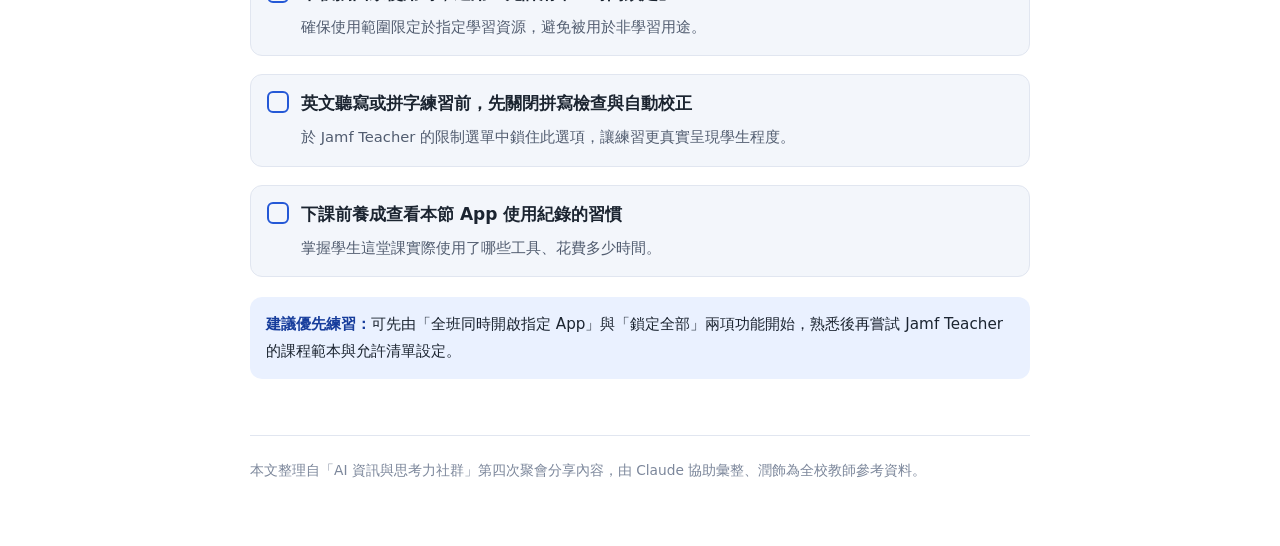
<file: records/2026-11-25-第四次社群聚會/20261125-第4次教師社群.html>
<!doctype html><html><head><meta charset=utf8><meta name=viewport content="width=device-width,initial-scale=1,viewport-fit=cover"><style>:root{color-scheme:light;box-sizing:border-box;padding-top:env(safe-area-inset-top,0px);padding-bottom:env(safe-area-inset-bottom,0px)}html{scroll-padding-top:env(safe-area-inset-top,0px)}body{margin:0;padding:0;font:14px -apple-system,BlinkMacSystemFont,sans-serif;background:#faf9f5;color:#141413}img{max-width:100%}[hidden]:not([hidden=until-found i]){display:none!important}</style></head><body>
<title>iPad 課堂管理｜Apple 課堂與 Jamf Teacher 應用說明</title>
<style>
  :root{
    --bg:#ffffff;
    --surface:#f3f6fb;
    --surface-2:#eef2f9;
    --ink:#1b2430;
    --ink-soft:#525d70;
    --ink-faint:#7c879b;
    --border:#e1e6f0;
    --accent:#2458d6;
    --accent-ink:#173d9c;
    --accent-soft:#eaf1ff;
    --accent2:#d9660f;
    --accent2-soft:#fdf0e4;
    --quote-bg:#f6f8fd;
    --code-bg:#eef1f7;
    color-scheme: light;
  }
  @media (prefers-color-scheme: dark){
    :root:not([data-theme="light"]){
      --bg:#12151c;
      --surface:#1a1f2b;
      --surface-2:#1f2534;
      --ink:#e8ecf5;
      --ink-soft:#aab2c5;
      --ink-faint:#7d869b;
      --border:#2b3242;
      --accent:#6f97ff;
      --accent-ink:#bcd0ff;
      --accent-soft:#1c2740;
      --accent2:#f0925a;
      --accent2-soft:#33241a;
      --quote-bg:#1c2130;
      --code-bg:#1c212e;
      color-scheme: dark;
    }
  }
  :root[data-theme="dark"]{
    --bg:#12151c;
    --surface:#1a1f2b;
    --surface-2:#1f2534;
    --ink:#e8ecf5;
    --ink-soft:#aab2c5;
    --ink-faint:#7d869b;
    --border:#2b3242;
    --accent:#6f97ff;
    --accent-ink:#bcd0ff;
    --accent-soft:#1c2740;
    --accent2:#f0925a;
    --accent2-soft:#33241a;
    --quote-bg:#1c2130;
    --code-bg:#1c212e;
    color-scheme: dark;
  }

  * { box-sizing: border-box; }
  body{
    background: var(--bg);
    color: var(--ink);
    font-family: "Noto Sans TC","PingFang TC","Microsoft JhengHei",system-ui,sans-serif;
    font-size: 17px;
    line-height: 1.75;
    padding-inline: 20px;
    padding-block: 32px 64px;
  }
  h1,h2,h3{
    font-family: "Noto Serif TC","Noto Sans TC",serif;
    color: var(--ink);
    text-wrap: balance;
    line-height: 1.35;
  }
  .wrap{ max-width: 780px; margin: 0 auto; }

  header.hero{
    border-bottom: 2px solid var(--border);
    padding-bottom: 28px;
    margin-bottom: 30px;
  }
  .eyebrow{
    display:inline-flex; align-items:center; gap:8px;
    font-size: .82rem; letter-spacing:.08em; font-weight:700;
    color: var(--accent-ink); background: var(--accent-soft);
    border-radius: 999px; padding: 5px 14px; text-transform: uppercase;
  }
  h1.title{
    font-size: 2.35rem;
    margin: 16px 0 10px;
    font-weight: 700;
  }
  .subtitle{
    color: var(--ink-soft);
    font-size: 1.08rem;
    margin: 0 0 18px;
  }
  .meta-row{
    display:flex; flex-wrap:wrap; gap: 10px 22px;
    font-size: .92rem; color: var(--ink-soft);
  }
  .meta-row div{ display:flex; gap:6px; align-items:baseline; }
  .meta-row b{ color: var(--ink); font-weight:600; }

  .disclaimer{
    margin-top:18px;
    background: var(--accent2-soft);
    border: 1px solid color-mix(in srgb, var(--accent2) 35%, var(--border));
    border-radius: 10px;
    padding: 12px 16px;
    font-size: .92rem;
    color: var(--ink-soft);
  }
  .disclaimer b{ color: var(--ink); }

  nav.toc{
    display:flex; flex-wrap:wrap; gap:8px;
    margin: 26px 0 8px;
  }
  nav.toc a{
    font-size:.86rem; text-decoration:none; color: var(--ink-soft);
    background: var(--surface); border:1px solid var(--border);
    border-radius: 999px; padding: 6px 13px;
  }
  nav.toc a:hover{ color: var(--accent-ink); border-color: var(--accent); }

  section{ margin-top: 44px; scroll-margin-top: 20px; }
  .kicker{
    font-size: .85rem; font-weight:700; letter-spacing:.06em;
    color: var(--accent-ink); text-transform: uppercase; margin-bottom:6px;
  }
  h2{
    font-size: 1.55rem;
    margin: 0 0 6px;
    padding-left: 14px;
    border-left: 4px solid var(--accent);
  }
  h3{ font-size: 1.15rem; margin: 22px 0 8px; color: var(--accent-ink); }
  p{ margin: 0 0 14px; }
  .lede{ font-size: 1.12rem; color: var(--ink); }

  .callout{
    background: var(--surface);
    border: 1px solid var(--border);
    border-radius: 12px;
    padding: 16px 20px;
    margin: 16px 0;
  }
  .callout .label{ font-weight:700; font-size:.85rem; text-transform:uppercase; letter-spacing:.05em; color: var(--accent2); margin-bottom:6px; }

  ul, ol{ padding-left: 1.35em; margin: 0 0 14px; }
  li{ margin-bottom: 6px; }

  .steps{ counter-reset: step; list-style:none; padding-left:0; }
  .steps li{
    counter-increment: step;
    position: relative;
    padding-left: 40px;
    margin-bottom: 12px;
  }
  .steps li::before{
    content: counter(step);
    position:absolute; left:0; top:0;
    width: 26px; height:26px; border-radius:50%;
    background: var(--accent-soft); color: var(--accent-ink);
    font-weight:700; font-size:.85rem;
    display:flex; align-items:center; justify-content:center;
  }

  .framework{
    display:grid; grid-template-columns: repeat(auto-fill, minmax(200px,1fr));
    gap: 10px; margin: 14px 0 18px;
  }
  .framework .card{
    background: var(--surface); border:1px solid var(--border);
    border-radius: 10px; padding: 12px 14px;
  }
  .framework .card .k{ font-size:.8rem; font-weight:700; color: var(--accent-ink); text-transform:uppercase; letter-spacing:.04em; margin-bottom:4px;}
  .framework .card .v{ font-size:.95rem; color: var(--ink-soft); }

  .concepts{ display:grid; grid-template-columns: repeat(auto-fill, minmax(240px,1fr)); gap:12px; margin-top: 12px;}
  .concept{ background: var(--surface); border:1px solid var(--border); border-radius:12px; padding:14px 16px; }
  .concept dt{ font-weight:700; color: var(--ink); margin-bottom:4px; }
  .concept dd{ margin:0; color: var(--ink-soft); font-size:.95rem; }

  .action-list{ list-style:none; padding:0; display:flex; flex-direction:column; gap:12px; margin-top:14px;}
  .action-item{
    display:flex; gap:12px; align-items:flex-start;
    background: var(--surface); border:1px solid var(--border);
    border-radius: 12px; padding: 14px 16px;
  }
  .action-item .box{
    flex: none; width:22px; height:22px; margin-top:2px;
    border:2px solid var(--accent); border-radius:6px;
  }
  .action-item .txt b{ display:block; margin-bottom:3px; }
  .action-item .txt span{ color: var(--ink-soft); font-size:.92rem; }
  .first-step{
    margin-top:14px; padding:14px 16px;
    background: var(--accent-soft); border-radius:12px;
    font-size:.95rem;
  }
  .first-step b{ color: var(--accent-ink); }

  footer{
    margin-top: 56px; padding-top: 22px; border-top:1px solid var(--border);
    color: var(--ink-faint); font-size:.86rem;
  }

  @media (max-width: 480px){
    body{ font-size:16.5px; padding-inline:16px; }
    h1.title{ font-size: 1.9rem; }
    h2{ font-size: 1.3rem; }
  }
</style>

<div class="wrap">

  <header class="hero">
    <span class="eyebrow">AI資訊與思考力社群・教師參考資料</span>
    <h1 class="title">iPad 課堂管理：Apple 課堂與 Jamf Teacher 應用說明</h1>
    <p class="subtitle">第四次社群聚會：Apple 課堂（Classroom）與 Jamf Teacher 兩款 App 的課堂管理應用整理</p>
    <div class="meta-row">
      <div><b>日期</b>2026-11-25（三）</div>
      <div><b>時間</b>13:30 起，約 60 分鐘</div>
      <div><b>場合</b>校內教師社群「AI 資訊與思考力社群」第四次聚會・iPad 課堂管理快閃研習</div>
      <div><b>分享者</b>3cfish</div>
    </div>
    <div class="disclaimer">
      <b>使用說明：</b>本文整理自「AI 資訊與思考力社群」第四次聚會分享內容，經彙整與潤飾後，作為全校教師使用 Apple 課堂與 Jamf Teacher 進行 iPad 課堂管理之參考說明，未參加研習的教師亦可直接參閱。
    </div>
  </header>

  <nav class="toc">
    <a href="#core">核心概念</a>
    <a href="#classroom">Apple 課堂</a>
    <a href="#jamf">Jamf Teacher</a>
    <a href="#tips">英文教學應用</a>
    <a href="#concepts">關鍵名詞</a>
    <a href="#actions">建議嘗試的操作</a>
  </nav>

  <section id="core">
    <div class="kicker">核心概念</div>
    <h2 style="border:none;padding-left:0;">兩款 App 搭配，兼顧課堂監看與使用限制</h2>
    <p class="lede">
      教師機內建兩款 iPad 課堂管理工具：<b>Apple 課堂（Classroom）</b>與 <b>Jamf Teacher</b>，可搭配使用。Apple 課堂 著重即時監看與課堂帶領，能掌握全班或個別學生的畫面、統一開啟指定工具或網站；
      Jamf Teacher 則著重限制設定與允許清單，可針對特定 App 或網站進行開放或限制，並支援時間鎖定與課程範本。兩者合併運用，便能在課堂中掌握學生平板使用狀況，
      平板借回家使用時，也能透過允許清單與時間鎖定，確保僅限於指定學習用途。
    </p>
  </section>

  <section id="classroom">
    <div class="kicker">App 1</div>
    <h2>Apple 課堂（Classroom）</h2>
    <p><b>功能定位：</b>Apple 官方提供的課堂管理工具，教師機可總覽並操作全班或個別學生的 iPad 畫面。</p>
    <p><b>操作邏輯：</b>畫面最上方的功能列為「全班」操作；下方個別學生縮圖可進行「單一學生」操作；右上角「選取」功能可圈選多位學生組成群組，僅針對該群組進行操作（例如鎖定或解鎖同一排座位）。</p>

    <h3>常用功能</h3>
    <ol class="steps">
      <li><b>全班同時開啟指定 App：</b>教師選擇欲使用的工具（例如時鐘 App），點選後可讓全班畫面同步開啟同一工具，節省逐一指導開啟的時間。</li>
      <li><b>派送網站並鎖定畫面：</b>可先將常用網站（如校內網站、學習平台）加入瀏覽器書籤；上課時一鍵將網址派送至全班裝置，並可搭配「打開後鎖定」功能，使學生畫面停留在指定網站，無法自行離開。</li>
      <li><b>即時監看學生畫面：</b>點選監看功能即可檢視全班即時畫面縮圖；以雙指放大或連續點擊兩下，可放大檢視個別學生畫面細節。</li>
      <li><b>收心與下課總結：</b>「跳回主畫面」可讓分心畫面立即歸位；「鎖定全部」可讓全班畫面暫時鎖定、專注聽講；「全部靜音」可處理學生誤開有聲網站之情形；下課前可查看本節課各學生開啟之 App 與使用時間紀錄。</li>
    </ol>

    <p><b>畫面投影：</b>Apple 課堂 另提供「投影」功能，可將指定學生的 iPad 畫面鏡射至教室電視，便於學生上台報告或說明平板內容，畫面最多可同時呈現四位學生（四分割顯示）。</p>

    <div class="callout">
      <div class="label">使用提醒</div>
      以上功能為課堂管理之輔助工具，若遇學生使用平板違反課堂常規，仍建議優先採用既有班級經營方式處理（如收回裝置），App 功能並非取代班級經營。
    </div>
  </section>

  <section id="jamf">
    <div class="kicker">App 2</div>
    <h2>Jamf Teacher</h2>
    <p><b>功能定位：</b>教師機內建之平板管理工具，著重於「限制」與「允許清單」設定，並可依班級或科目建立課程範本，重複套用。</p>

    <div class="framework">
      <div class="card"><div class="k">限制特定 App</div><div class="v">可針對指定 App 設定使用時限（例如限制相機 1 分鐘），套用後該 App 圖示將自學生裝置隱藏並無法開啟</div></div>
      <div class="card"><div class="k">允許清單（Kiosk 模式）</div><div class="v">僅允許指定之少數 App（如時鐘、相機）可見並使用，其餘功能全部隱藏鎖定</div></div>
      <div class="card"><div class="k">允許網站並設定帶回家鎖定</div><div class="v">可透過 Safari 限制僅能瀏覽特定網站（如指定學習平台），並設定鎖定時數（例如 8 小時），使平板攜回家使用時仍僅能存取指定學習資源</div></div>
      <div class="card"><div class="k">課程範本</div><div class="v">依任教班級或科目（例如「306 國語」）建立專屬範本，預先設定該堂課開放之 App／網站，下次授課時一鍵套用，無需重複設定</div></div>
    </div>

    <p>課程範本亦可應用於課後情境，例如建立「回家作業」範本，專供平板攜回家使用；如需臨時調整設定，可點選「清除限制」重新設定，不受先前設定影響。</p>
  </section>

  <section id="tips">
    <div class="kicker">情境應用</div>
    <h2>英文聽寫與拼字練習</h2>
    <p>於 Jamf Teacher 的「限制」選單中，另有「拼寫檢查與自動校正」選項。進行英文聽寫或拼字練習時，建議教師事先關閉此功能，避免學生輸入英文單字時，被系統自動校正或提示正確拼法，影響練習成效。</p>
  </section>

  <section id="concepts">
    <div class="kicker">關鍵名詞</div>
    <h2>名詞說明</h2>
    <dl class="concepts">
      <div class="concept"><dt>Apple 課堂（Classroom）</dt><dd>Apple 官方課堂管理工具，可總覽並操作全班或個別學生的 iPad 畫面：開啟 App、鎖定、監看、靜音、投影等。</dd></div>
      <div class="concept"><dt>Jamf Teacher</dt><dd>教師機內建之平板管理工具，著重於「限制」與「允許清單」設定，可搭配時間鎖定與課程範本，與 Apple 課堂搭配使用。</dd></div>
      <div class="concept"><dt>允許清單／Kiosk 模式</dt><dd>僅開放指定 App 或網站使用，其餘功能全部隱藏鎖定，常用於攜回家或須高度專注之情境。</dd></div>
      <div class="concept"><dt>課程範本</dt><dd>將特定課堂或班級常用設定（允許之 App／網站）儲存為範本，可於下次授課時一鍵套用。</dd></div>
      <div class="concept"><dt>網站鎖定（打開後鎖定）</dt><dd>教師派送指定網址後，可使學生畫面鎖定於該網站，無法自行離開，概念類似 Guided Access（引導式使用）。</dd></div>
    </dl>
  </section>

  <section id="actions">
    <div class="kicker">建議嘗試的操作</div>
    <h2>可優先上手的功能</h2>
    <ul class="action-list">
      <li class="action-item"><div class="box"></div><div class="txt"><b>依任教班級或科目建立一個 Jamf Teacher 課程範本</b><span>將常用的允許 App／網站儲存起來，下次授課時一鍵套用，無需重新設定。</span></div></li>
      <li class="action-item"><div class="box"></div><div class="txt"><b>平板攜回家使用時，運用「允許清單＋時間鎖定」</b><span>確保使用範圍限定於指定學習資源，避免被用於非學習用途。</span></div></li>
      <li class="action-item"><div class="box"></div><div class="txt"><b>英文聽寫或拼字練習前，先關閉拼寫檢查與自動校正</b><span>於 Jamf Teacher 的限制選單中鎖住此選項，讓練習更真實呈現學生程度。</span></div></li>
      <li class="action-item"><div class="box"></div><div class="txt"><b>下課前養成查看本節 App 使用紀錄的習慣</b><span>掌握學生這堂課實際使用了哪些工具、花費多少時間。</span></div></li>
    </ul>
    <div class="first-step">
      <b>建議優先練習：</b>可先由「全班同時開啟指定 App」與「鎖定全部」兩項功能開始，熟悉後再嘗試 Jamf Teacher 的課程範本與允許清單設定。
    </div>
  </section>

  <footer>
    本文整理自「AI 資訊與思考力社群」第四次聚會分享內容，由 Claude 協助彙整、潤飾為全校教師參考資料。
  </footer>

</div>

</body></html>
</file>
<file: css/style.css>
:root {
  color-scheme: light;

  --bg: #ffffff;
  --surface: #f7f9fc;
  --ink: #1b2430;
  --ink-soft: #4b5568;
  --ink-faint: #7c879b;
  --border: #e3e8f0;
  --accent: #2458d6;
  --accent-ink: #173d9c;
  --accent-soft: #eaf1ff;
  --radius: 14px;
}

* {
  box-sizing: border-box;
}

body {
  margin: 0;
  background: var(--bg);
  color: var(--ink);
  font-family: "Noto Sans TC", "PingFang TC", "Microsoft JhengHei", system-ui, -apple-system, sans-serif;
  font-size: 17px;
  line-height: 1.75;
}

.wrap {
  max-width: 860px;
  margin: 0 auto;
  padding-inline: 24px;
}

a {
  color: var(--accent);
}

code {
  background: var(--accent-soft);
  color: var(--accent-ink);
  padding: 2px 8px;
  border-radius: 6px;
  font-size: 0.92em;
}

/* Header */
.site-header {
  background: var(--surface);
  border-bottom: 1px solid var(--border);
  padding-block: 48px 40px;
}

.eyebrow {
  display: inline-block;
  font-size: 0.95rem;
  letter-spacing: 0.06em;
  font-weight: 700;
  color: var(--accent-ink);
  background: var(--accent-soft);
  border-radius: 999px;
  padding: 6px 16px;
  margin-bottom: 16px;
}

.site-header h1 {
  font-size: 2.6rem;
  line-height: 1.3;
  margin: 0 0 14px;
  font-weight: 800;
  color: var(--ink);
}

.lede {
  font-size: 1.15rem;
  color: var(--ink-soft);
  max-width: 680px;
  margin: 0;
}

/* Main / records section */
main {
  padding-block: 44px 60px;
}

.section-head {
  margin-bottom: 24px;
}

.section-head h2 {
  font-size: 1.9rem;
  margin: 0 0 6px;
  font-weight: 800;
}

.section-sub {
  color: var(--ink-faint);
  font-size: 1.02rem;
  margin: 0;
}

.records-list {
  display: flex;
  flex-direction: column;
  gap: 22px;
}

.record-card {
  background: var(--bg);
  border: 1px solid var(--border);
  border-radius: var(--radius);
  padding: 28px 30px;
  box-shadow: 0 2px 10px rgba(27, 36, 48, 0.04);
}

.record-card-head {
  display: flex;
  flex-wrap: wrap;
  align-items: center;
  gap: 10px 16px;
  margin-bottom: 12px;
}

.badge {
  display: inline-block;
  font-size: 0.92rem;
  font-weight: 700;
  color: var(--accent-ink);
  background: var(--accent-soft);
  border-radius: 999px;
  padding: 4px 14px;
}

.record-date {
  color: var(--ink-faint);
  font-size: 0.98rem;
}

.record-topic {
  font-size: 1.5rem;
  font-weight: 800;
  margin: 4px 0 12px;
  line-height: 1.4;
}

.record-summary {
  color: var(--ink-soft);
  margin: 0 0 14px;
}

.record-presenter {
  color: var(--ink-faint);
  font-size: 0.98rem;
  margin: 0 0 18px;
}

.record-links {
  display: flex;
  flex-wrap: wrap;
  gap: 12px;
}

.link-btn {
  display: inline-flex;
  align-items: center;
  gap: 6px;
  text-decoration: none;
  font-weight: 700;
  font-size: 1rem;
  color: var(--accent-ink);
  background: var(--accent-soft);
  border: 1px solid var(--accent-soft);
  border-radius: 10px;
  padding: 10px 18px;
  transition: background 0.15s ease, border-color 0.15s ease;
}

.link-btn:hover {
  background: #fff;
  border-color: var(--accent);
}

.empty-state {
  color: var(--ink-faint);
  font-size: 1.05rem;
}

/* Footer */
.site-footer {
  border-top: 1px solid var(--border);
  padding-block: 26px;
}

.site-footer p {
  color: var(--ink-faint);
  font-size: 0.98rem;
  margin: 0;
}

/* Responsive */
@media (max-width: 640px) {
  .site-header h1 {
    font-size: 2.05rem;
  }
  .record-card {
    padding: 22px 20px;
  }
}
</file>
